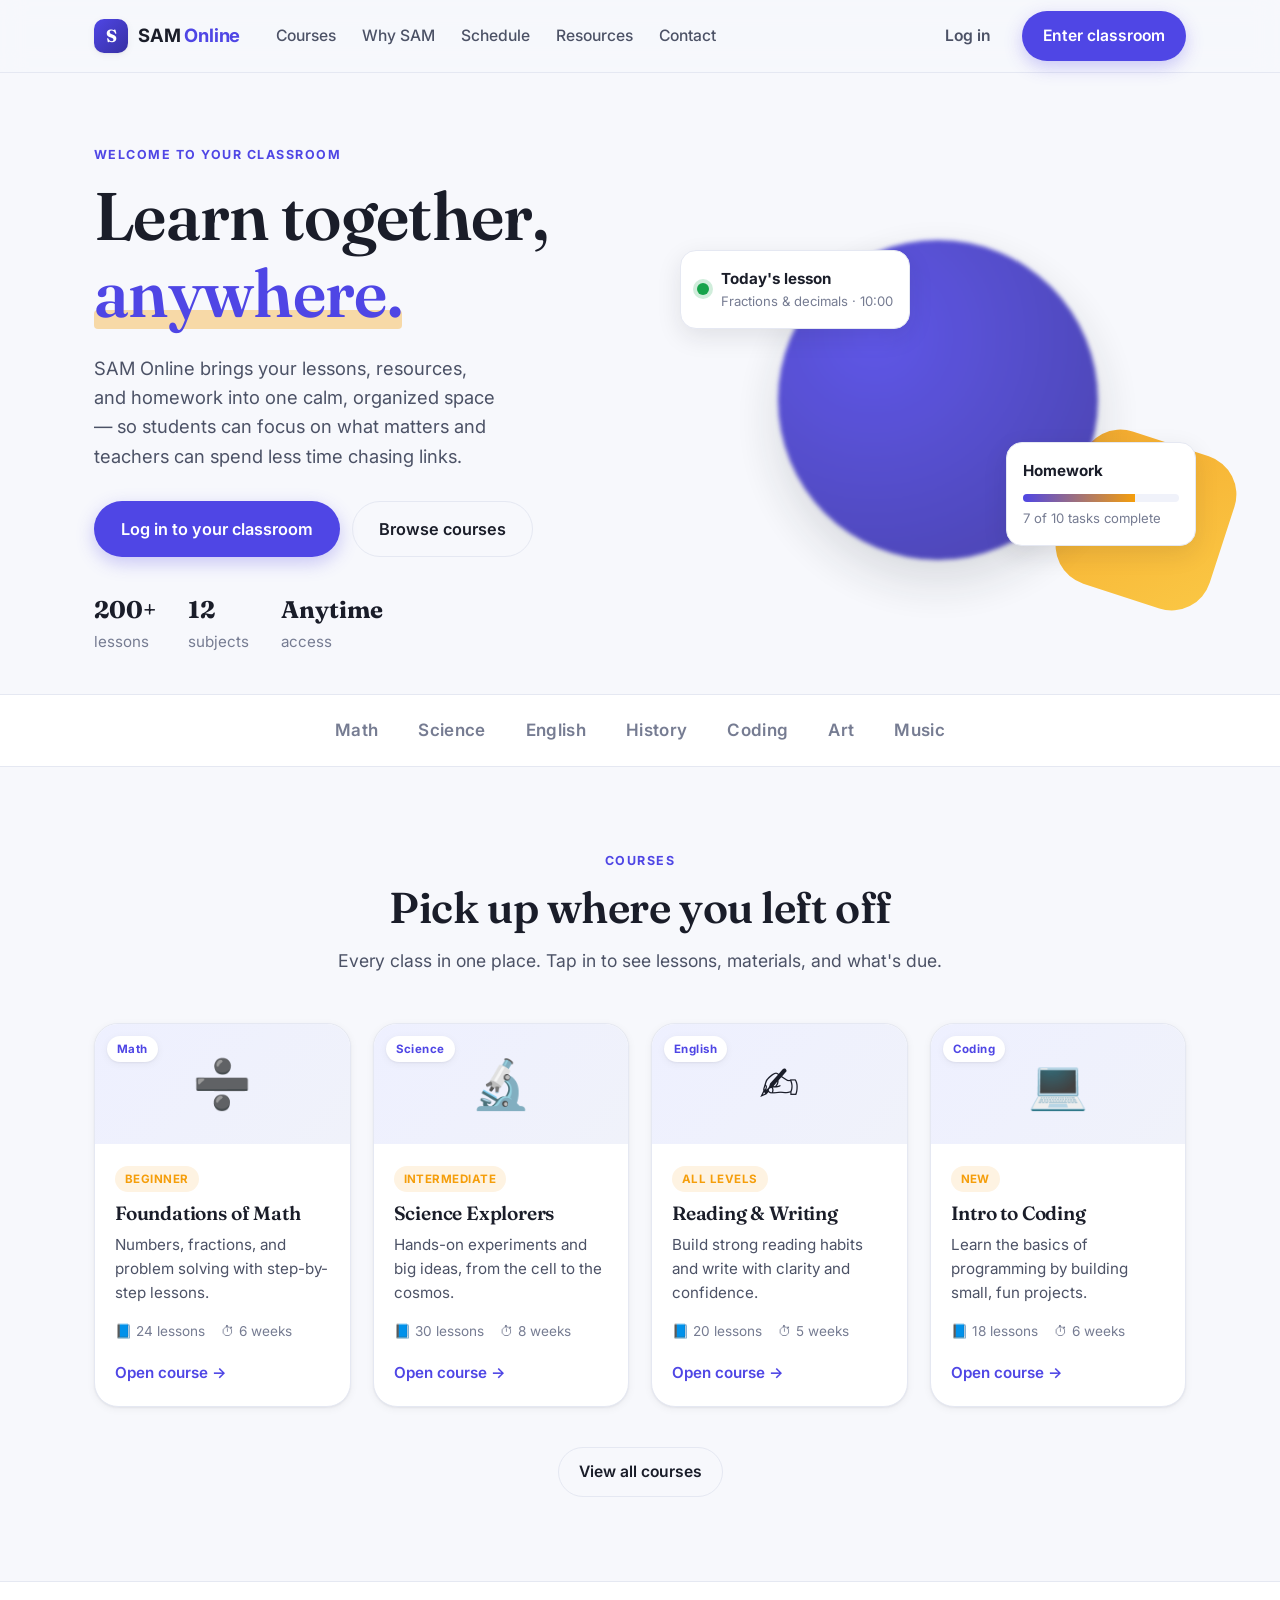
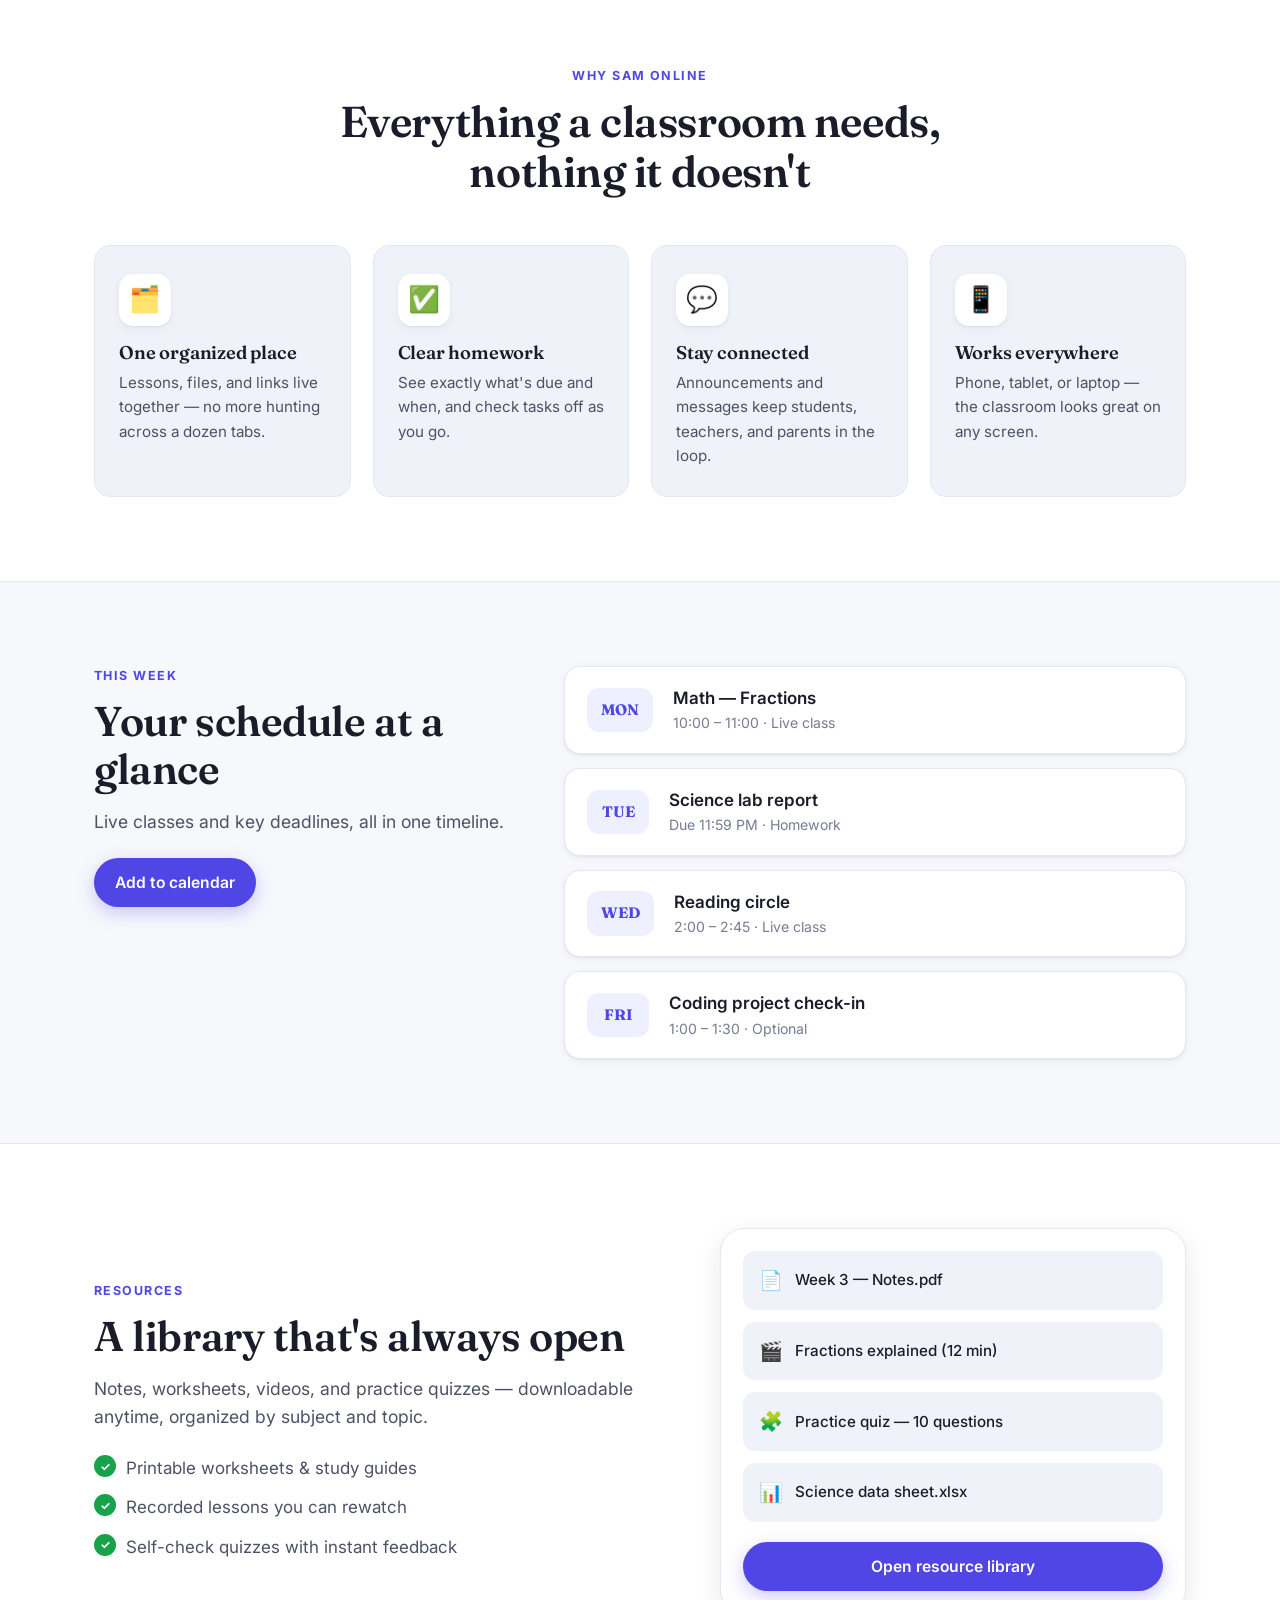
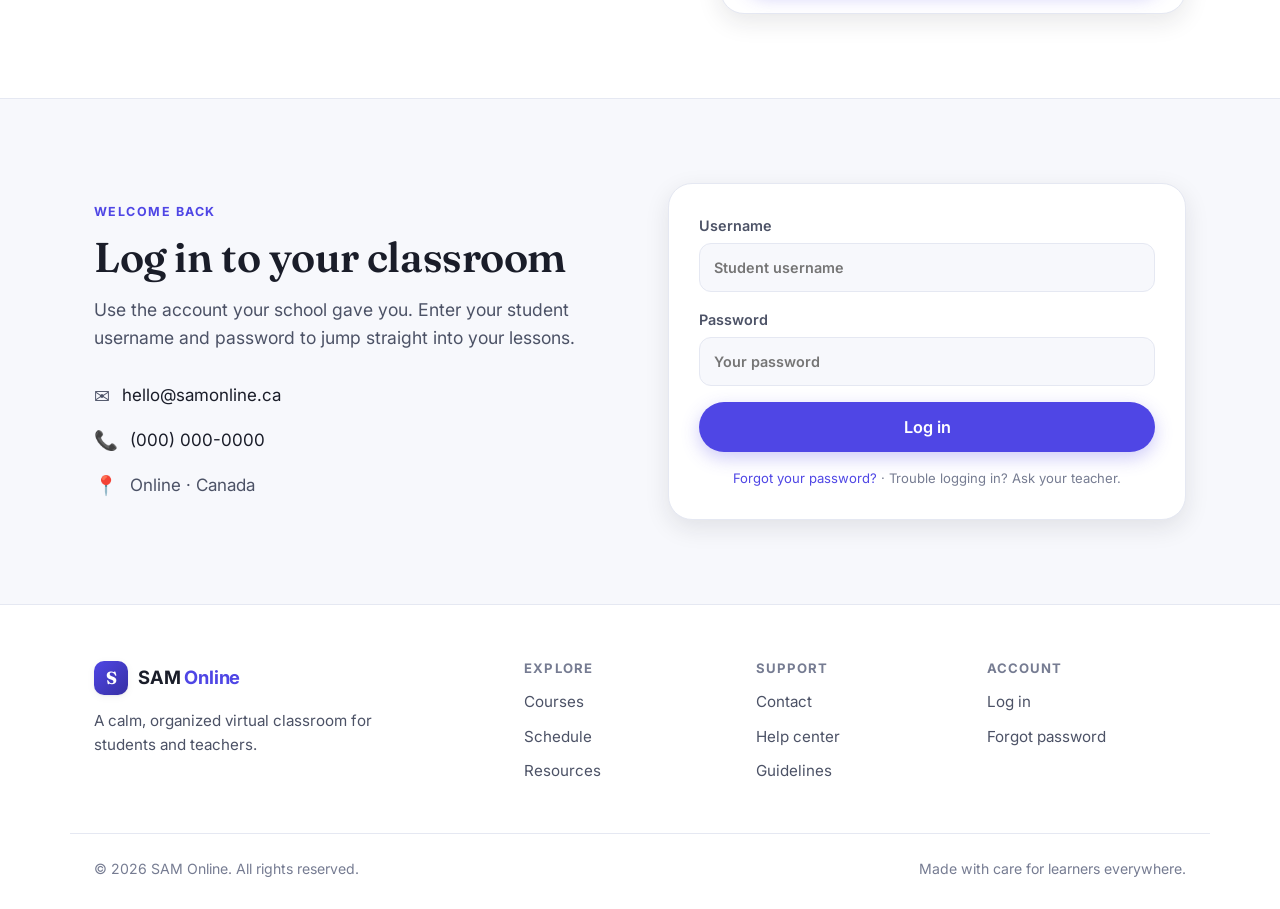
<file: index.html>
<!DOCTYPE html>
<html lang="en">
<head>
  <meta charset="UTF-8" />
  <meta name="viewport" content="width=device-width, initial-scale=1.0" />
  <title>SAM Online — Your Virtual Classroom</title>
  <meta name="description" content="SAM Online is a friendly virtual classroom for lessons, resources, and homework. Learn together, anywhere." />

  <!-- Fonts -->
  <link rel="preconnect" href="https://fonts.googleapis.com" />
  <link rel="preconnect" href="https://fonts.gstatic.com" crossorigin />
  <link href="https://fonts.googleapis.com/css2?family=Fraunces:opsz,wght@9..144,500;9..144,600;9..144,700&family=Inter:wght@400;500;600;700&display=swap" rel="stylesheet" />

  <link rel="stylesheet" href="assets/css/styles.css" />
  <link rel="icon" href="data:image/svg+xml,<svg xmlns='http://www.w3.org/2000/svg' viewBox='0 0 100 100'><text y='.9em' font-size='90'>📚</text></svg>" />
</head>
<body>
  <!-- ============ HEADER / NAV ============ -->
  <header class="site-header" id="top">
    <div class="container nav">
      <a class="brand" href="#top" aria-label="SAM Online home">
        <span class="brand-mark" aria-hidden="true">S</span>
        <span class="brand-name">SAM <em>Online</em></span>
      </a>

      <nav class="nav-links" aria-label="Primary">
        <a href="#courses">Courses</a>
        <a href="#features">Why SAM</a>
        <a href="#schedule">Schedule</a>
        <a href="#resources">Resources</a>
        <a href="#contact">Contact</a>
      </nav>

      <div class="nav-actions">
        <a href="#login" class="btn btn-ghost">Log in</a>
        <a href="#courses" class="btn btn-primary">Enter classroom</a>
      </div>

      <button class="nav-toggle" id="navToggle" aria-label="Open menu" aria-expanded="false">
        <span></span><span></span><span></span>
      </button>
    </div>
  </header>

  <main>
    <!-- ============ HERO ============ -->
    <section class="hero">
      <div class="container hero-grid">
        <div class="hero-copy">
          <p class="eyebrow">Welcome to your classroom</p>
          <h1>Learn together,<br /><span class="highlight">anywhere.</span></h1>
          <p class="lede">
            SAM Online brings your lessons, resources, and homework into one calm,
            organized space — so students can focus on what matters and teachers
            can spend less time chasing links.
          </p>
          <div class="hero-cta">
            <a href="#login" class="btn btn-primary btn-lg">Log in to your classroom</a>
            <a href="#courses" class="btn btn-outline btn-lg">Browse courses</a>
          </div>
          <ul class="hero-trust">
            <li><strong>200+</strong> lessons</li>
            <li><strong>12</strong> subjects</li>
            <li><strong>Anytime</strong> access</li>
          </ul>
        </div>

        <div class="hero-visual" aria-hidden="true">
          <div class="card float-card card-a">
            <div class="dot"></div>
            <div>
              <p class="card-title">Today's lesson</p>
              <p class="card-sub">Fractions & decimals · 10:00</p>
            </div>
          </div>
          <div class="card float-card card-b">
            <p class="card-title">Homework</p>
            <div class="progress"><span style="width:72%"></span></div>
            <p class="card-sub">7 of 10 tasks complete</p>
          </div>
          <div class="hero-orb"></div>
        </div>
      </div>
    </section>

    <!-- ============ LOGO / SUBJECT STRIP ============ -->
    <section class="strip">
      <div class="container strip-inner">
        <span>Math</span><span>Science</span><span>English</span>
        <span>History</span><span>Coding</span><span>Art</span><span>Music</span>
      </div>
    </section>

    <!-- ============ COURSES ============ -->
    <section class="section" id="courses">
      <div class="container">
        <div class="section-head">
          <p class="eyebrow">Courses</p>
          <h2>Pick up where you left off</h2>
          <p class="section-sub">Every class in one place. Tap in to see lessons, materials, and what's due.</p>
        </div>

        <div class="course-grid">
          <!-- Card -->
          <article class="course-card">
            <div class="course-thumb" data-tag="Math">➗</div>
            <div class="course-body">
              <span class="pill">Beginner</span>
              <h3>Foundations of Math</h3>
              <p>Numbers, fractions, and problem solving with step-by-step lessons.</p>
              <div class="course-meta">
                <span>📘 24 lessons</span>
                <span>⏱ 6 weeks</span>
              </div>
              <a href="#" class="link-arrow">Open course →</a>
            </div>
          </article>

          <article class="course-card">
            <div class="course-thumb" data-tag="Science">🔬</div>
            <div class="course-body">
              <span class="pill">Intermediate</span>
              <h3>Science Explorers</h3>
              <p>Hands-on experiments and big ideas, from the cell to the cosmos.</p>
              <div class="course-meta">
                <span>📘 30 lessons</span>
                <span>⏱ 8 weeks</span>
              </div>
              <a href="#" class="link-arrow">Open course →</a>
            </div>
          </article>

          <article class="course-card">
            <div class="course-thumb" data-tag="English">✍️</div>
            <div class="course-body">
              <span class="pill">All levels</span>
              <h3>Reading & Writing</h3>
              <p>Build strong reading habits and write with clarity and confidence.</p>
              <div class="course-meta">
                <span>📘 20 lessons</span>
                <span>⏱ 5 weeks</span>
              </div>
              <a href="#" class="link-arrow">Open course →</a>
            </div>
          </article>

          <article class="course-card">
            <div class="course-thumb" data-tag="Coding">💻</div>
            <div class="course-body">
              <span class="pill">New</span>
              <h3>Intro to Coding</h3>
              <p>Learn the basics of programming by building small, fun projects.</p>
              <div class="course-meta">
                <span>📘 18 lessons</span>
                <span>⏱ 6 weeks</span>
              </div>
              <a href="#" class="link-arrow">Open course →</a>
            </div>
          </article>
        </div>

        <div class="section-foot">
          <a href="#" class="btn btn-outline">View all courses</a>
        </div>
      </div>
    </section>

    <!-- ============ FEATURES ============ -->
    <section class="section section-alt" id="features">
      <div class="container">
        <div class="section-head">
          <p class="eyebrow">Why SAM Online</p>
          <h2>Everything a classroom needs, nothing it doesn't</h2>
        </div>

        <div class="feature-grid">
          <div class="feature">
            <div class="feature-icon">🗂️</div>
            <h3>One organized place</h3>
            <p>Lessons, files, and links live together — no more hunting across a dozen tabs.</p>
          </div>
          <div class="feature">
            <div class="feature-icon">✅</div>
            <h3>Clear homework</h3>
            <p>See exactly what's due and when, and check tasks off as you go.</p>
          </div>
          <div class="feature">
            <div class="feature-icon">💬</div>
            <h3>Stay connected</h3>
            <p>Announcements and messages keep students, teachers, and parents in the loop.</p>
          </div>
          <div class="feature">
            <div class="feature-icon">📱</div>
            <h3>Works everywhere</h3>
            <p>Phone, tablet, or laptop — the classroom looks great on any screen.</p>
          </div>
        </div>
      </div>
    </section>

    <!-- ============ SCHEDULE ============ -->
    <section class="section" id="schedule">
      <div class="container schedule-grid">
        <div class="schedule-intro">
          <p class="eyebrow">This week</p>
          <h2>Your schedule at a glance</h2>
          <p class="section-sub">Live classes and key deadlines, all in one timeline.</p>
          <a href="#" class="btn btn-primary">Add to calendar</a>
        </div>

        <ul class="timeline">
          <li>
            <span class="tl-day">MON</span>
            <div class="tl-body">
              <p class="tl-title">Math — Fractions</p>
              <p class="tl-sub">10:00 – 11:00 · Live class</p>
            </div>
          </li>
          <li>
            <span class="tl-day">TUE</span>
            <div class="tl-body">
              <p class="tl-title">Science lab report</p>
              <p class="tl-sub">Due 11:59 PM · Homework</p>
            </div>
          </li>
          <li>
            <span class="tl-day">WED</span>
            <div class="tl-body">
              <p class="tl-title">Reading circle</p>
              <p class="tl-sub">2:00 – 2:45 · Live class</p>
            </div>
          </li>
          <li>
            <span class="tl-day">FRI</span>
            <div class="tl-body">
              <p class="tl-title">Coding project check-in</p>
              <p class="tl-sub">1:00 – 1:30 · Optional</p>
            </div>
          </li>
        </ul>
      </div>
    </section>

    <!-- ============ RESOURCES / CTA ============ -->
    <section class="section section-alt" id="resources">
      <div class="container resource-cta">
        <div class="resource-copy">
          <p class="eyebrow">Resources</p>
          <h2>A library that's always open</h2>
          <p class="section-sub">
            Notes, worksheets, videos, and practice quizzes — downloadable anytime,
            organized by subject and topic.
          </p>
          <ul class="check-list">
            <li>Printable worksheets & study guides</li>
            <li>Recorded lessons you can rewatch</li>
            <li>Self-check quizzes with instant feedback</li>
          </ul>
        </div>
        <div class="resource-card">
          <div class="rc-row"><span>📄</span> Week 3 — Notes.pdf</div>
          <div class="rc-row"><span>🎬</span> Fractions explained (12 min)</div>
          <div class="rc-row"><span>🧩</span> Practice quiz — 10 questions</div>
          <div class="rc-row"><span>📊</span> Science data sheet.xlsx</div>
          <a href="#" class="btn btn-primary btn-block">Open resource library</a>
        </div>
      </div>
    </section>

    <!-- ============ LOGIN / CONTACT ============ -->
    <section class="section" id="login">
      <div class="container contact-grid">
        <div id="contact">
          <p class="eyebrow">Welcome back</p>
          <h2>Log in to your classroom</h2>
          <p class="section-sub">
            Use the account your school gave you. Enter your student username
            and password to jump straight into your lessons.
          </p>
          <ul class="contact-list">
            <li><span>✉️</span> <a href="mailto:hello@samonline.ca">hello@samonline.ca</a></li>
            <li><span>📞</span> <a href="tel:+10000000000">(000) 000-0000</a></li>
            <li><span>📍</span> Online · Canada</li>
          </ul>
        </div>

        <form class="login-form" onsubmit="return false;">
          <label>
            Username
            <input type="text" placeholder="Student username" autocomplete="username" />
          </label>
          <label>
            Password
            <input type="password" placeholder="Your password" autocomplete="current-password" />
          </label>
          <button type="submit" class="btn btn-primary btn-block btn-lg">Log in</button>
          <p class="form-note">
            <a href="#">Forgot your password?</a> · Trouble logging in? Ask your teacher.
          </p>
        </form>
      </div>
    </section>
  </main>

  <!-- ============ FOOTER ============ -->
  <footer class="site-footer">
    <div class="container footer-grid">
      <div class="footer-brand">
        <a class="brand" href="#top">
          <span class="brand-mark" aria-hidden="true">S</span>
          <span class="brand-name">SAM <em>Online</em></span>
        </a>
        <p>A calm, organized virtual classroom for students and teachers.</p>
      </div>
      <div class="footer-col">
        <h4>Explore</h4>
        <a href="#courses">Courses</a>
        <a href="#schedule">Schedule</a>
        <a href="#resources">Resources</a>
      </div>
      <div class="footer-col">
        <h4>Support</h4>
        <a href="#contact">Contact</a>
        <a href="#">Help center</a>
        <a href="#">Guidelines</a>
      </div>
      <div class="footer-col">
        <h4>Account</h4>
        <a href="#login">Log in</a>
        <a href="#login">Forgot password</a>
      </div>
    </div>
    <div class="container footer-bottom">
      <p>© <span id="year"></span> SAM Online. All rights reserved.</p>
      <p>Made with care for learners everywhere.</p>
    </div>
  </footer>

  <script src="assets/js/main.js"></script>
</body>
</html>
</file>
<file: assets/css/styles.css>
/* =========================================================
   SAM Online — stylesheet
   Edit the color tokens below to re-theme the whole site.
   ========================================================= */

:root {
  /* Brand palette */
  --bg: #f7f8fc;
  --surface: #ffffff;
  --surface-alt: #f0f2fa;
  --ink: #1a1d29;
  --ink-soft: #4c5266;
  --ink-faint: #767c92;
  --line: #e5e8f2;

  --brand: #4f46e5;      /* indigo */
  --brand-600: #4338ca;
  --brand-700: #3730a3;
  --brand-soft: #eef0ff;
  --accent: #f59e0b;     /* warm amber */
  --accent-soft: #fef3e2;
  --good: #16a34a;

  --radius: 16px;
  --radius-lg: 24px;
  --shadow-sm: 0 1px 2px rgba(26, 29, 41, .06), 0 2px 8px rgba(26, 29, 41, .05);
  --shadow-md: 0 8px 24px rgba(26, 29, 41, .10);
  --shadow-lg: 0 20px 50px rgba(26, 29, 41, .16);

  --maxw: 1140px;
  --font-sans: 'Inter', system-ui, -apple-system, Segoe UI, Roboto, sans-serif;
  --font-display: 'Fraunces', Georgia, serif;
}

@media (prefers-color-scheme: dark) {
  :root:not([data-theme="light"]) {
    --bg: #0f1117;
    --surface: #171a24;
    --surface-alt: #1c2030;
    --ink: #f2f4fb;
    --ink-soft: #b6bcd0;
    --ink-faint: #8a91a8;
    --line: #2a2f42;
    --brand: #7c7bff;
    --brand-600: #6c6bff;
    --brand-700: #5a59f5;
    --brand-soft: #20223a;
    --accent: #fbbf24;
    --accent-soft: #2a2417;
    --shadow-sm: 0 1px 2px rgba(0,0,0,.4);
    --shadow-md: 0 8px 24px rgba(0,0,0,.45);
    --shadow-lg: 0 20px 50px rgba(0,0,0,.55);
  }
}
:root[data-theme="dark"] {
  --bg: #0f1117;
  --surface: #171a24;
  --surface-alt: #1c2030;
  --ink: #f2f4fb;
  --ink-soft: #b6bcd0;
  --ink-faint: #8a91a8;
  --line: #2a2f42;
  --brand: #7c7bff;
  --brand-600: #6c6bff;
  --brand-700: #5a59f5;
  --brand-soft: #20223a;
  --accent: #fbbf24;
  --accent-soft: #2a2417;
}

/* ---------- Base ---------- */
* { box-sizing: border-box; }
html { scroll-behavior: smooth; scroll-padding-top: 84px; }
body {
  margin: 0;
  background: var(--bg);
  color: var(--ink);
  font-family: var(--font-sans);
  font-size: 17px;
  line-height: 1.6;
  -webkit-font-smoothing: antialiased;
}
img { max-width: 100%; display: block; }
a { color: var(--brand); text-decoration: none; }
h1, h2, h3, h4 { font-family: var(--font-display); line-height: 1.15; letter-spacing: -.01em; margin: 0; }
p { margin: 0; }

.container { width: 100%; max-width: var(--maxw); margin: 0 auto; padding: 0 24px; }

.eyebrow {
  text-transform: uppercase;
  letter-spacing: .12em;
  font-size: .78rem;
  font-weight: 700;
  color: var(--brand);
  margin-bottom: 12px;
}

/* ---------- Buttons ---------- */
.btn {
  display: inline-flex; align-items: center; justify-content: center;
  gap: 8px;
  font-family: var(--font-sans);
  font-weight: 600; font-size: .98rem;
  padding: 11px 20px;
  border-radius: 999px;
  border: 1px solid transparent;
  cursor: pointer;
  transition: transform .15s ease, box-shadow .2s ease, background .2s ease, color .2s ease;
  white-space: nowrap;
}
.btn:active { transform: translateY(1px); }
.btn-lg { padding: 14px 26px; font-size: 1.02rem; }
.btn-block { width: 100%; }
.btn-primary { background: var(--brand); color: #fff; box-shadow: 0 6px 18px rgba(79,70,229,.28); }
.btn-primary:hover { background: var(--brand-600); box-shadow: 0 10px 24px rgba(79,70,229,.36); }
.btn-outline { background: transparent; color: var(--ink); border-color: var(--line); }
.btn-outline:hover { border-color: var(--brand); color: var(--brand); }
.btn-ghost { background: transparent; color: var(--ink-soft); }
.btn-ghost:hover { color: var(--brand); }

/* ---------- Header ---------- */
.site-header {
  position: sticky; top: 0; z-index: 50;
  backdrop-filter: saturate(180%) blur(12px);
  background: color-mix(in srgb, var(--bg) 80%, transparent);
  border-bottom: 1px solid var(--line);
}
.nav { display: flex; align-items: center; gap: 24px; height: 72px; }
.brand { display: inline-flex; align-items: center; gap: 10px; font-weight: 700; color: var(--ink); }
.brand-mark {
  width: 34px; height: 34px; border-radius: 10px;
  display: grid; place-items: center;
  background: linear-gradient(135deg, var(--brand), var(--brand-700));
  color: #fff; font-family: var(--font-display); font-weight: 700; font-size: 1.1rem;
  box-shadow: var(--shadow-sm);
}
.brand-name { font-size: 1.15rem; letter-spacing: -.01em; }
.brand-name em { font-style: normal; color: var(--brand); }
.nav-links { display: flex; gap: 26px; margin-left: 12px; }
.nav-links a { color: var(--ink-soft); font-weight: 500; font-size: .98rem; }
.nav-links a:hover { color: var(--brand); }
.nav-actions { display: flex; gap: 10px; margin-left: auto; }
.nav-toggle { display: none; margin-left: auto; background: none; border: 0; padding: 8px; cursor: pointer; }
.nav-toggle span { display: block; width: 24px; height: 2px; background: var(--ink); margin: 5px 0; border-radius: 2px; transition: .25s; }

/* ---------- Hero ---------- */
.hero { position: relative; overflow: hidden; padding: 72px 0 40px; }
.hero-grid { display: grid; grid-template-columns: 1.05fr .95fr; gap: 48px; align-items: center; }
.hero h1 { font-size: clamp(2.6rem, 6vw, 4.2rem); font-weight: 600; }
.highlight { color: var(--brand); position: relative; }
.highlight::after {
  content: ""; position: absolute; left: 0; right: 0; bottom: .08em; height: .28em;
  background: var(--accent); opacity: .35; border-radius: 4px; z-index: -1;
}
.lede { color: var(--ink-soft); font-size: 1.15rem; margin: 22px 0 30px; max-width: 34ch; }
.hero-cta { display: flex; flex-wrap: wrap; gap: 12px; }
.hero-trust { list-style: none; display: flex; gap: 32px; padding: 0; margin: 34px 0 0; color: var(--ink-faint); font-size: .95rem; }
.hero-trust strong { display: block; font-family: var(--font-display); font-size: 1.5rem; color: var(--ink); }

/* Hero visual */
.hero-visual { position: relative; min-height: 340px; }
.hero-orb {
  position: absolute; inset: 0; margin: auto;
  width: 320px; height: 320px; border-radius: 50%;
  background: radial-gradient(circle at 30% 30%, var(--brand), var(--brand-700));
  filter: blur(2px); opacity: .9;
  box-shadow: var(--shadow-lg);
}
.hero-visual::before {
  content: ""; position: absolute; right: -40px; bottom: -30px;
  width: 160px; height: 160px; border-radius: 40px; transform: rotate(18deg);
  background: linear-gradient(135deg, var(--accent), #fbbf24);
  opacity: .85;
}
.float-card {
  position: absolute; z-index: 2;
  background: var(--surface); border: 1px solid var(--line);
  border-radius: var(--radius); padding: 16px; box-shadow: var(--shadow-md);
  display: flex; gap: 12px; align-items: center;
  animation: floaty 5s ease-in-out infinite;
}
.card-a { top: 20px; left: -10px; }
.card-b { bottom: 24px; right: -10px; display: block; min-width: 190px; animation-delay: 1.5s; }
.card-title { font-weight: 700; font-size: .95rem; }
.card-sub { color: var(--ink-faint); font-size: .82rem; }
.dot { width: 12px; height: 12px; border-radius: 50%; background: var(--good); box-shadow: 0 0 0 4px color-mix(in srgb, var(--good) 20%, transparent); }
.progress { height: 8px; border-radius: 999px; background: var(--surface-alt); margin: 10px 0 6px; overflow: hidden; }
.progress span { display: block; height: 100%; background: linear-gradient(90deg, var(--brand), var(--accent)); }
@keyframes floaty { 0%,100% { transform: translateY(0); } 50% { transform: translateY(-10px); } }

/* ---------- Subject strip ---------- */
.strip { border-top: 1px solid var(--line); border-bottom: 1px solid var(--line); background: var(--surface); }
.strip-inner { display: flex; flex-wrap: wrap; gap: 14px 40px; justify-content: center; padding: 22px 24px; }
.strip-inner span { color: var(--ink-faint); font-weight: 600; letter-spacing: .02em; }

/* ---------- Sections ---------- */
.section { padding: 84px 0; }
.section-alt { background: var(--surface); border-top: 1px solid var(--line); border-bottom: 1px solid var(--line); }
.section-head { max-width: 640px; margin: 0 auto 48px; text-align: center; }
.section-head h2 { font-size: clamp(2rem, 4vw, 2.7rem); font-weight: 600; }
.section-sub { color: var(--ink-soft); font-size: 1.1rem; margin-top: 14px; }
.section-foot { text-align: center; margin-top: 40px; }

/* ---------- Course grid ---------- */
.course-grid { display: grid; grid-template-columns: repeat(4, 1fr); gap: 22px; }
.course-card {
  background: var(--surface); border: 1px solid var(--line); border-radius: var(--radius-lg);
  overflow: hidden; box-shadow: var(--shadow-sm);
  transition: transform .2s ease, box-shadow .2s ease, border-color .2s;
}
.course-card:hover { transform: translateY(-6px); box-shadow: var(--shadow-lg); border-color: color-mix(in srgb, var(--brand) 40%, var(--line)); }
.course-thumb {
  height: 120px; display: grid; place-items: center; font-size: 3rem;
  background: linear-gradient(135deg, var(--brand-soft), var(--surface-alt));
  position: relative;
}
.course-thumb::after {
  content: attr(data-tag);
  position: absolute; top: 12px; left: 12px;
  font-size: .72rem; font-weight: 700; letter-spacing: .04em;
  background: var(--surface); color: var(--brand);
  padding: 4px 10px; border-radius: 999px; box-shadow: var(--shadow-sm);
}
.course-body { padding: 20px; }
.course-body h3 { font-size: 1.2rem; font-weight: 600; margin: 10px 0 8px; }
.course-body p { color: var(--ink-soft); font-size: .95rem; }
.pill {
  display: inline-block; font-size: .72rem; font-weight: 700; letter-spacing: .04em;
  text-transform: uppercase; color: var(--accent);
  background: var(--accent-soft); padding: 4px 10px; border-radius: 999px;
}
.course-meta { display: flex; gap: 16px; color: var(--ink-faint); font-size: .85rem; margin: 16px 0; }
.link-arrow { font-weight: 600; font-size: .95rem; }
.link-arrow:hover { color: var(--brand-700); }

/* ---------- Features ---------- */
.feature-grid { display: grid; grid-template-columns: repeat(4, 1fr); gap: 22px; }
.feature {
  background: var(--surface-alt); border: 1px solid var(--line);
  border-radius: var(--radius); padding: 28px 24px;
}
.feature-icon {
  width: 52px; height: 52px; border-radius: 14px; display: grid; place-items: center;
  font-size: 1.6rem; background: var(--surface); box-shadow: var(--shadow-sm); margin-bottom: 16px;
}
.feature h3 { font-size: 1.15rem; font-weight: 600; margin-bottom: 8px; }
.feature p { color: var(--ink-soft); font-size: .95rem; }

/* ---------- Schedule ---------- */
.schedule-grid { display: grid; grid-template-columns: .8fr 1.2fr; gap: 56px; align-items: start; }
.schedule-intro h2 { font-size: clamp(2rem, 4vw, 2.6rem); font-weight: 600; margin-bottom: 14px; }
.schedule-intro .btn { margin-top: 22px; }
.timeline { list-style: none; margin: 0; padding: 0; display: grid; gap: 14px; }
.timeline li {
  display: flex; align-items: center; gap: 20px;
  background: var(--surface); border: 1px solid var(--line);
  border-radius: var(--radius); padding: 18px 22px; box-shadow: var(--shadow-sm);
  transition: transform .18s ease;
}
.timeline li:hover { transform: translateX(6px); }
.tl-day {
  font-family: var(--font-display); font-weight: 700; font-size: .95rem;
  color: var(--brand); background: var(--brand-soft);
  padding: 10px 14px; border-radius: 12px; min-width: 62px; text-align: center;
}
.tl-title { font-weight: 600; }
.tl-sub { color: var(--ink-faint); font-size: .88rem; }

/* ---------- Resources ---------- */
.resource-cta { display: grid; grid-template-columns: 1.1fr .9fr; gap: 56px; align-items: center; }
.resource-copy h2 { font-size: clamp(2rem, 4vw, 2.6rem); font-weight: 600; }
.check-list { list-style: none; padding: 0; margin: 24px 0 0; display: grid; gap: 12px; }
.check-list li { position: relative; padding-left: 32px; color: var(--ink-soft); }
.check-list li::before {
  content: "✓"; position: absolute; left: 0; top: 0;
  width: 22px; height: 22px; border-radius: 50%; display: grid; place-items: center;
  background: var(--good); color: #fff; font-size: .75rem; font-weight: 700;
}
.resource-card {
  background: var(--surface); border: 1px solid var(--line);
  border-radius: var(--radius-lg); padding: 22px; box-shadow: var(--shadow-md);
  display: grid; gap: 12px;
}
.rc-row {
  display: flex; align-items: center; gap: 12px;
  background: var(--surface-alt); border-radius: 12px; padding: 14px 16px;
  font-size: .95rem; font-weight: 500;
}
.rc-row span { font-size: 1.2rem; }
.resource-card .btn { margin-top: 8px; }

/* ---------- Contact / login ---------- */
.contact-grid { display: grid; grid-template-columns: 1fr 1fr; gap: 56px; align-items: center; }
.contact-grid h2 { font-size: clamp(2rem, 4vw, 2.6rem); font-weight: 600; }
.contact-list { list-style: none; padding: 0; margin: 28px 0 0; display: grid; gap: 14px; }
.contact-list li { display: flex; align-items: center; gap: 12px; color: var(--ink-soft); }
.contact-list span { font-size: 1.2rem; }
.contact-list a { color: var(--ink); }
.contact-list a:hover { color: var(--brand); }
.login-form {
  background: var(--surface); border: 1px solid var(--line);
  border-radius: var(--radius-lg); padding: 30px; box-shadow: var(--shadow-md);
  display: grid; gap: 16px;
}
.login-form label { display: grid; gap: 6px; font-weight: 600; font-size: .9rem; color: var(--ink-soft); }
.login-form input {
  font: inherit; padding: 12px 14px; border-radius: 12px;
  border: 1px solid var(--line); background: var(--bg); color: var(--ink);
  transition: border-color .2s, box-shadow .2s;
}
.login-form input:focus { outline: none; border-color: var(--brand); box-shadow: 0 0 0 3px var(--brand-soft); }
.form-note { text-align: center; color: var(--ink-faint); font-size: .82rem; }

/* ---------- Footer ---------- */
.site-footer { background: var(--surface); border-top: 1px solid var(--line); padding: 56px 0 28px; }
.footer-grid { display: grid; grid-template-columns: 2fr 1fr 1fr 1fr; gap: 32px; }
.footer-brand p { color: var(--ink-soft); margin-top: 14px; max-width: 34ch; font-size: .95rem; }
.footer-col h4 { font-family: var(--font-sans); font-size: .82rem; text-transform: uppercase; letter-spacing: .08em; color: var(--ink-faint); margin-bottom: 14px; }
.footer-col a { display: block; color: var(--ink-soft); margin-bottom: 10px; font-size: .95rem; }
.footer-col a:hover { color: var(--brand); }
.footer-bottom {
  display: flex; justify-content: space-between; flex-wrap: wrap; gap: 10px;
  margin-top: 40px; padding-top: 24px; border-top: 1px solid var(--line);
  color: var(--ink-faint); font-size: .88rem;
}

/* ---------- Responsive ---------- */
@media (max-width: 960px) {
  .hero-grid { grid-template-columns: 1fr; }
  .hero-visual { min-height: 300px; order: -1; }
  .course-grid, .feature-grid { grid-template-columns: repeat(2, 1fr); }
  .schedule-grid, .resource-cta, .contact-grid { grid-template-columns: 1fr; gap: 36px; }
  .footer-grid { grid-template-columns: 1fr 1fr; }
}
@media (max-width: 720px) {
  .nav-links, .nav-actions { display: none; }
  .nav-toggle { display: block; }
  .site-header.open .nav-links {
    display: flex; flex-direction: column; gap: 4px;
    position: absolute; top: 72px; left: 0; right: 0;
    background: var(--surface); border-bottom: 1px solid var(--line);
    padding: 12px 24px 20px;
  }
  .site-header.open .nav-actions {
    display: flex; position: absolute; top: 100%; left: 0; right: 0;
  }
  .hero { padding: 48px 0 24px; }
  .section { padding: 60px 0; }
}
@media (max-width: 520px) {
  body { font-size: 16px; }
  .course-grid, .feature-grid, .footer-grid { grid-template-columns: 1fr; }
  .hero-trust { gap: 22px; }
  .footer-bottom { flex-direction: column; }
}

/* Respect reduced motion */
@media (prefers-reduced-motion: reduce) {
  * { animation: none !important; scroll-behavior: auto; }
}
</file>
